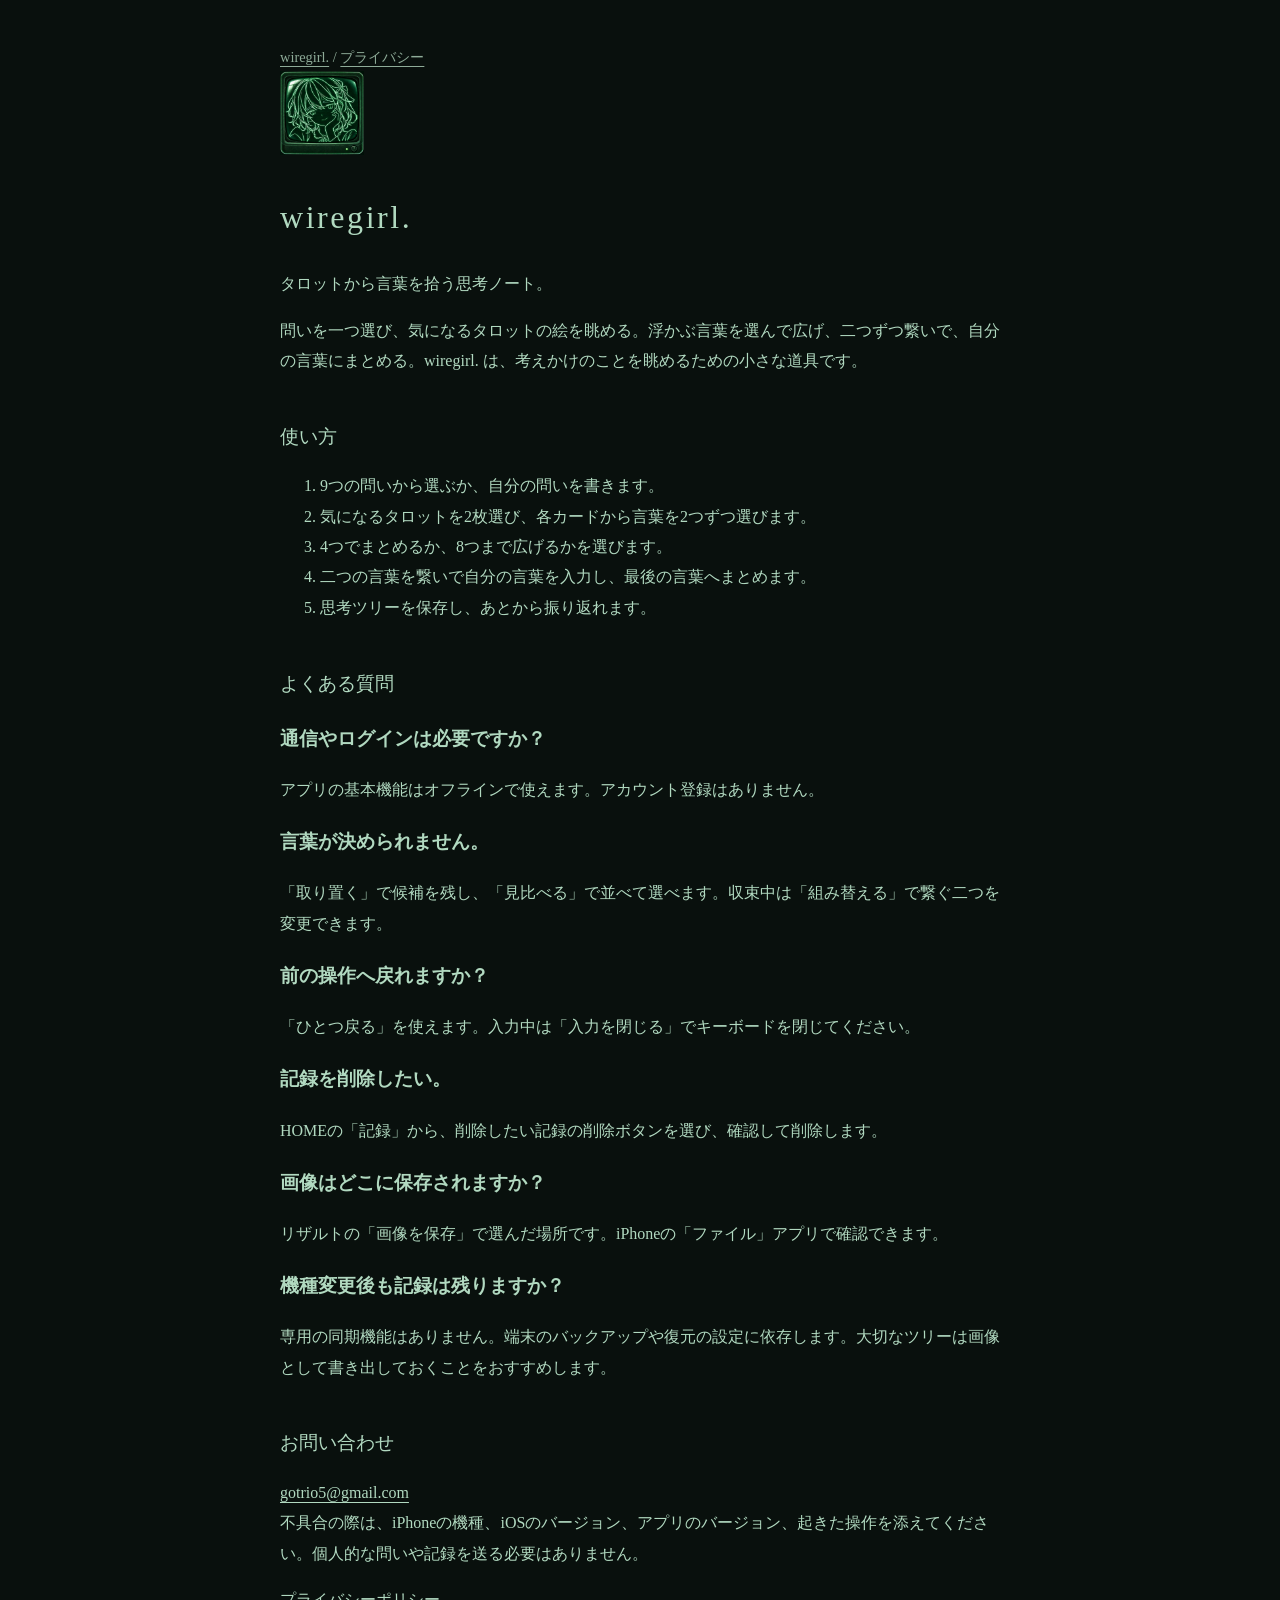
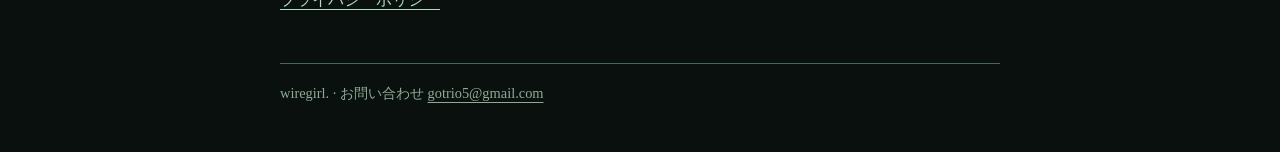
<file: index.html>
<!doctype html><html lang="ja"><head><meta charset="utf-8"><meta name="viewport" content="width=device-width,initial-scale=1"><title>サポート — wiregirl.</title><meta name="description" content="wiregirl. タロットの絵から言葉を拾い、自分の言葉へまとめる思考の道具。"><link rel="icon" href="icon.png" type="image/png"><link rel="stylesheet" href="style.css"></head><body><main><nav><a href="index.html">wiregirl.</a> / <a href="privacy.html">プライバシー</a></nav><img src="icon.png" alt="wiregirl.の少女アイコン"><h1>wiregirl.</h1><p>タロットから言葉を拾う思考ノート。</p><p>問いを一つ選び、気になるタロットの絵を眺める。浮かぶ言葉を選んで広げ、二つずつ繋いで、自分の言葉にまとめる。wiregirl. は、考えかけのことを眺めるための小さな道具です。</p><h2>使い方</h2><ol><li>9つの問いから選ぶか、自分の問いを書きます。</li><li>気になるタロットを2枚選び、各カードから言葉を2つずつ選びます。</li><li>4つでまとめるか、8つまで広げるかを選びます。</li><li>二つの言葉を繋いで自分の言葉を入力し、最後の言葉へまとめます。</li><li>思考ツリーを保存し、あとから振り返れます。</li></ol><h2>よくある質問</h2><h3>通信やログインは必要ですか？</h3><p>アプリの基本機能はオフラインで使えます。アカウント登録はありません。</p><h3>言葉が決められません。</h3><p>「取り置く」で候補を残し、「見比べる」で並べて選べます。収束中は「組み替える」で繋ぐ二つを変更できます。</p><h3>前の操作へ戻れますか？</h3><p>「ひとつ戻る」を使えます。入力中は「入力を閉じる」でキーボードを閉じてください。</p><h3>記録を削除したい。</h3><p>HOMEの「記録」から、削除したい記録の削除ボタンを選び、確認して削除します。</p><h3>画像はどこに保存されますか？</h3><p>リザルトの「画像を保存」で選んだ場所です。iPhoneの「ファイル」アプリで確認できます。</p><h3>機種変更後も記録は残りますか？</h3><p>専用の同期機能はありません。端末のバックアップや復元の設定に依存します。大切なツリーは画像として書き出しておくことをおすすめします。</p><h2>お問い合わせ</h2><p><a href="mailto:gotrio5@gmail.com">gotrio5@gmail.com</a><br>不具合の際は、iPhoneの機種、iOSのバージョン、アプリのバージョン、起きた操作を添えてください。個人的な問いや記録を送る必要はありません。</p><p><a href="privacy.html">プライバシーポリシー</a></p><footer>wiregirl. · お問い合わせ <a href="mailto:gotrio5@gmail.com">gotrio5@gmail.com</a></footer></main></body></html>
</file>
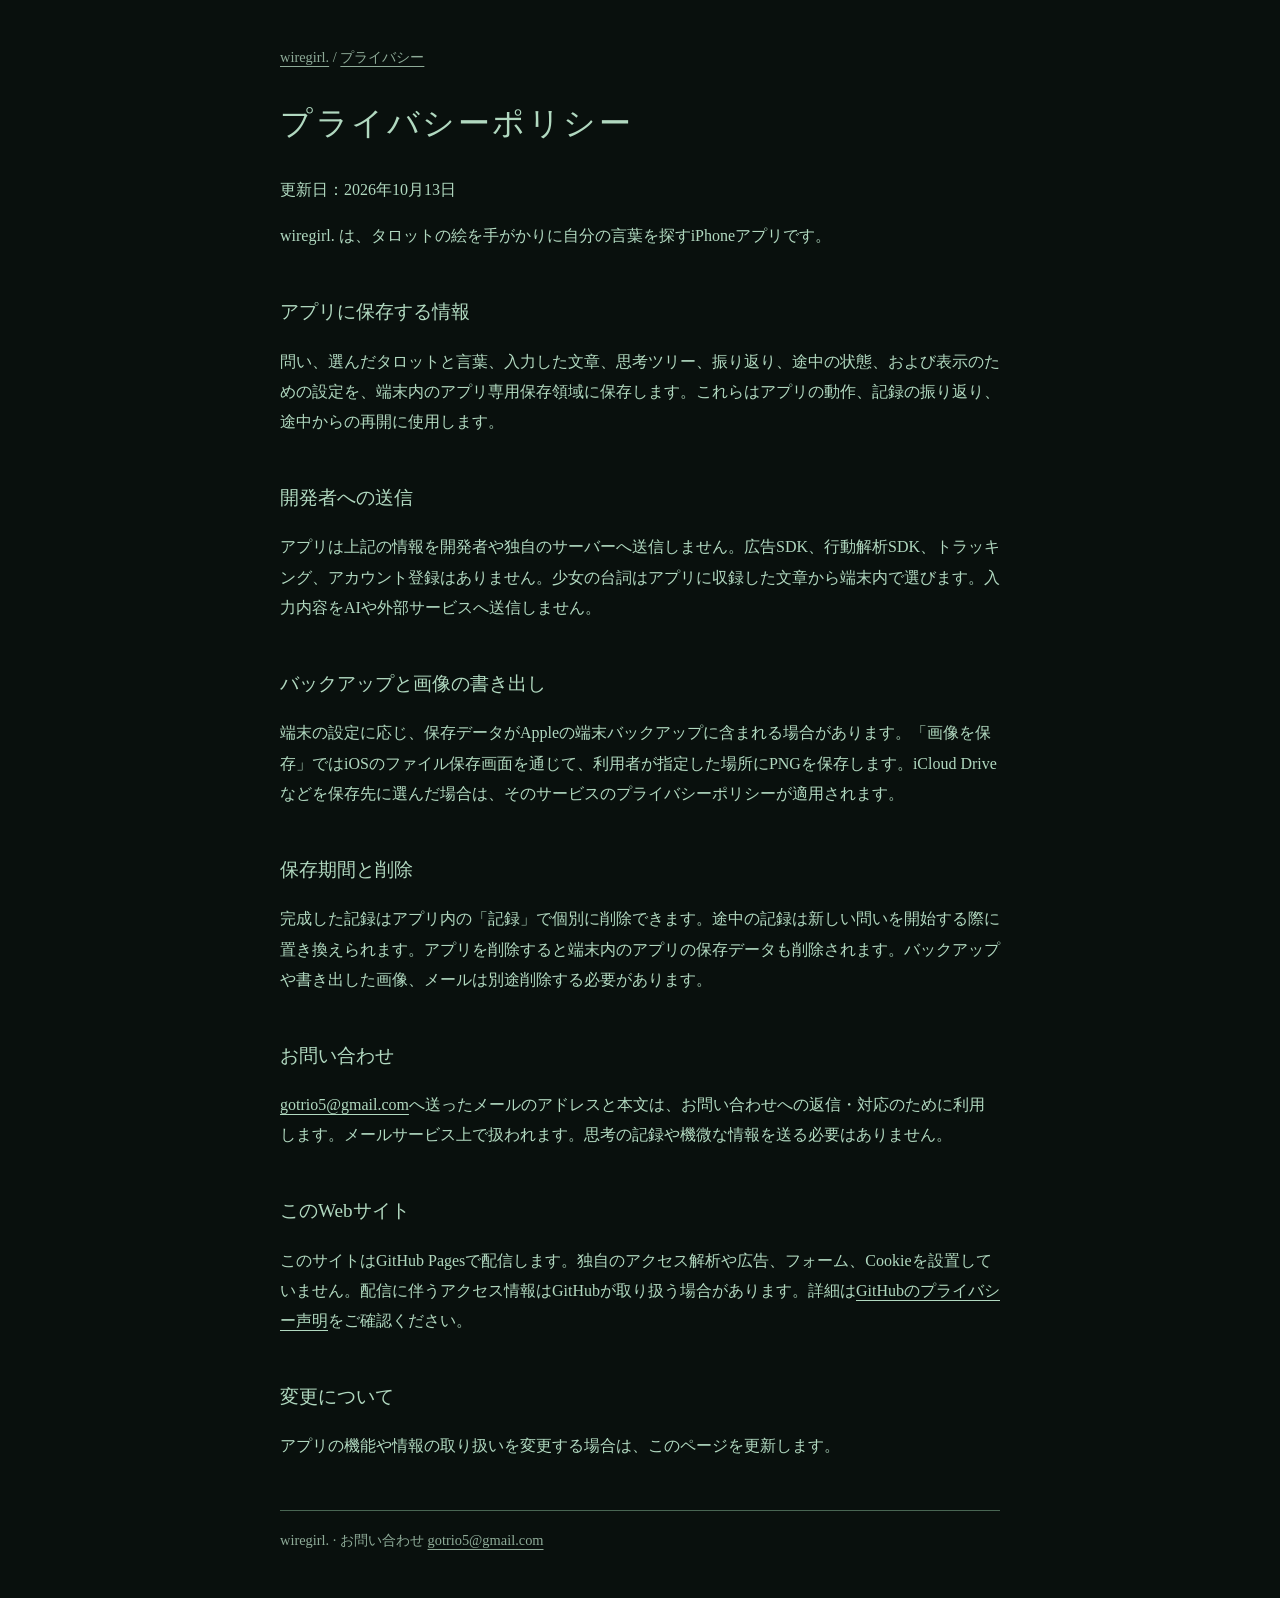
<file: privacy.html>
<!doctype html><html lang="ja"><head><meta charset="utf-8"><meta name="viewport" content="width=device-width,initial-scale=1"><title>プライバシーポリシー — wiregirl.</title><meta name="description" content="wiregirl. タロットの絵から言葉を拾い、自分の言葉へまとめる思考の道具。"><link rel="icon" href="icon.png" type="image/png"><link rel="stylesheet" href="style.css"></head><body><main><nav><a href="index.html">wiregirl.</a> / <a href="privacy.html">プライバシー</a></nav><h1>プライバシーポリシー</h1><p>更新日：2026年10月13日</p><p>wiregirl. は、タロットの絵を手がかりに自分の言葉を探すiPhoneアプリです。</p><h2>アプリに保存する情報</h2><p>問い、選んだタロットと言葉、入力した文章、思考ツリー、振り返り、途中の状態、および表示のための設定を、端末内のアプリ専用保存領域に保存します。これらはアプリの動作、記録の振り返り、途中からの再開に使用します。</p><h2>開発者への送信</h2><p>アプリは上記の情報を開発者や独自のサーバーへ送信しません。広告SDK、行動解析SDK、トラッキング、アカウント登録はありません。少女の台詞はアプリに収録した文章から端末内で選びます。入力内容をAIや外部サービスへ送信しません。</p><h2>バックアップと画像の書き出し</h2><p>端末の設定に応じ、保存データがAppleの端末バックアップに含まれる場合があります。「画像を保存」ではiOSのファイル保存画面を通じて、利用者が指定した場所にPNGを保存します。iCloud Driveなどを保存先に選んだ場合は、そのサービスのプライバシーポリシーが適用されます。</p><h2>保存期間と削除</h2><p>完成した記録はアプリ内の「記録」で個別に削除できます。途中の記録は新しい問いを開始する際に置き換えられます。アプリを削除すると端末内のアプリの保存データも削除されます。バックアップや書き出した画像、メールは別途削除する必要があります。</p><h2>お問い合わせ</h2><p><a href="mailto:gotrio5@gmail.com">gotrio5@gmail.com</a>へ送ったメールのアドレスと本文は、お問い合わせへの返信・対応のために利用します。メールサービス上で扱われます。思考の記録や機微な情報を送る必要はありません。</p><h2>このWebサイト</h2><p>このサイトはGitHub Pagesで配信します。独自のアクセス解析や広告、フォーム、Cookieを設置していません。配信に伴うアクセス情報はGitHubが取り扱う場合があります。詳細は<a href="https://docs.github.com/en/site-policy/privacy-policies/github-general-privacy-statement">GitHubのプライバシー声明</a>をご確認ください。</p><h2>変更について</h2><p>アプリの機能や情報の取り扱いを変更する場合は、このページを更新します。</p><footer>wiregirl. · お問い合わせ <a href="mailto:gotrio5@gmail.com">gotrio5@gmail.com</a></footer></main></body></html>
</file>
<file: style.css>
body{margin:0;background:#09100d;color:#b1d9c0;font-family:Georgia,"Hiragino Mincho ProN",serif;line-height:1.9}main{max-width:720px;margin:auto;padding:44px 24px}a{color:inherit;text-underline-offset:.25em}h1{font-weight:400;font-size:2rem;letter-spacing:.08em}h2{font-weight:400;font-size:1.2rem;margin-top:2.2em}p,li{font-size:1rem}nav,footer{font-size:.9rem;color:#8eab98}footer{margin-top:3rem;border-top:1px solid #496653;padding-top:1rem}img{width:84px;height:84px}
</file>
